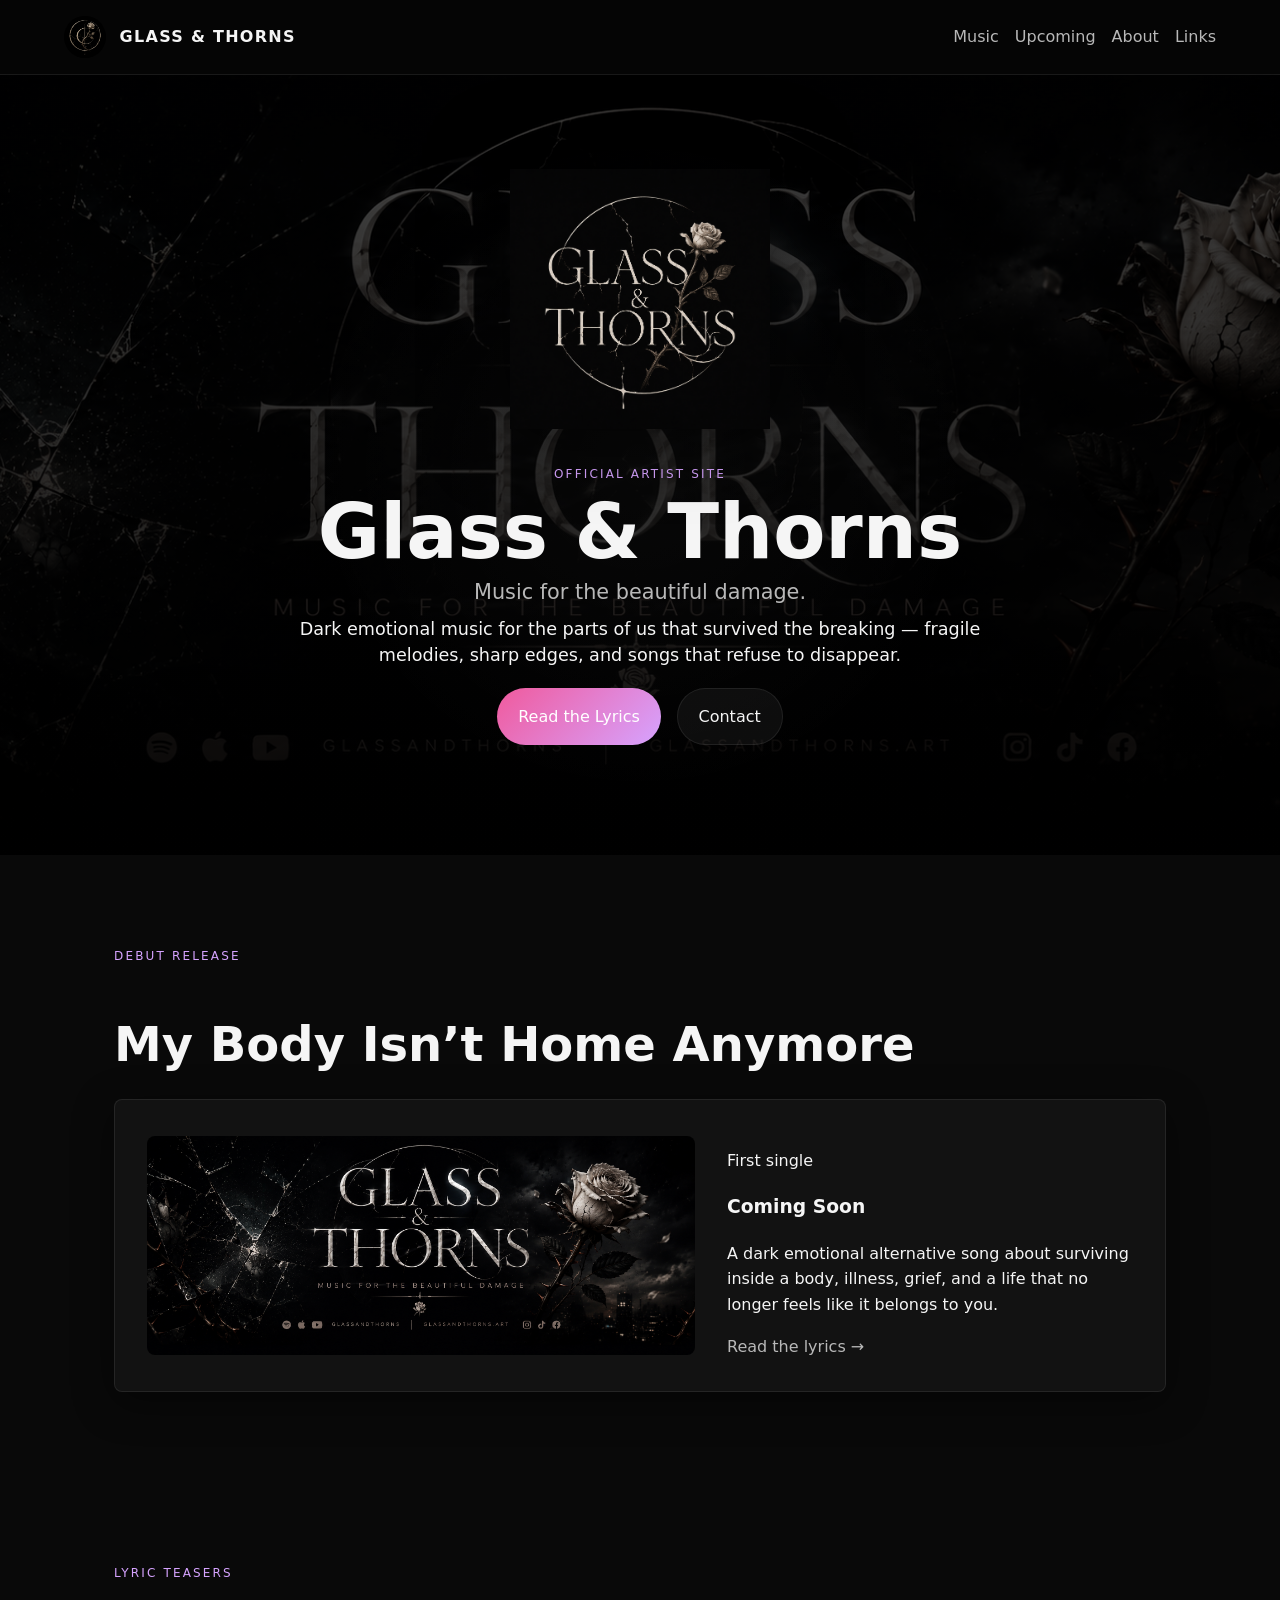
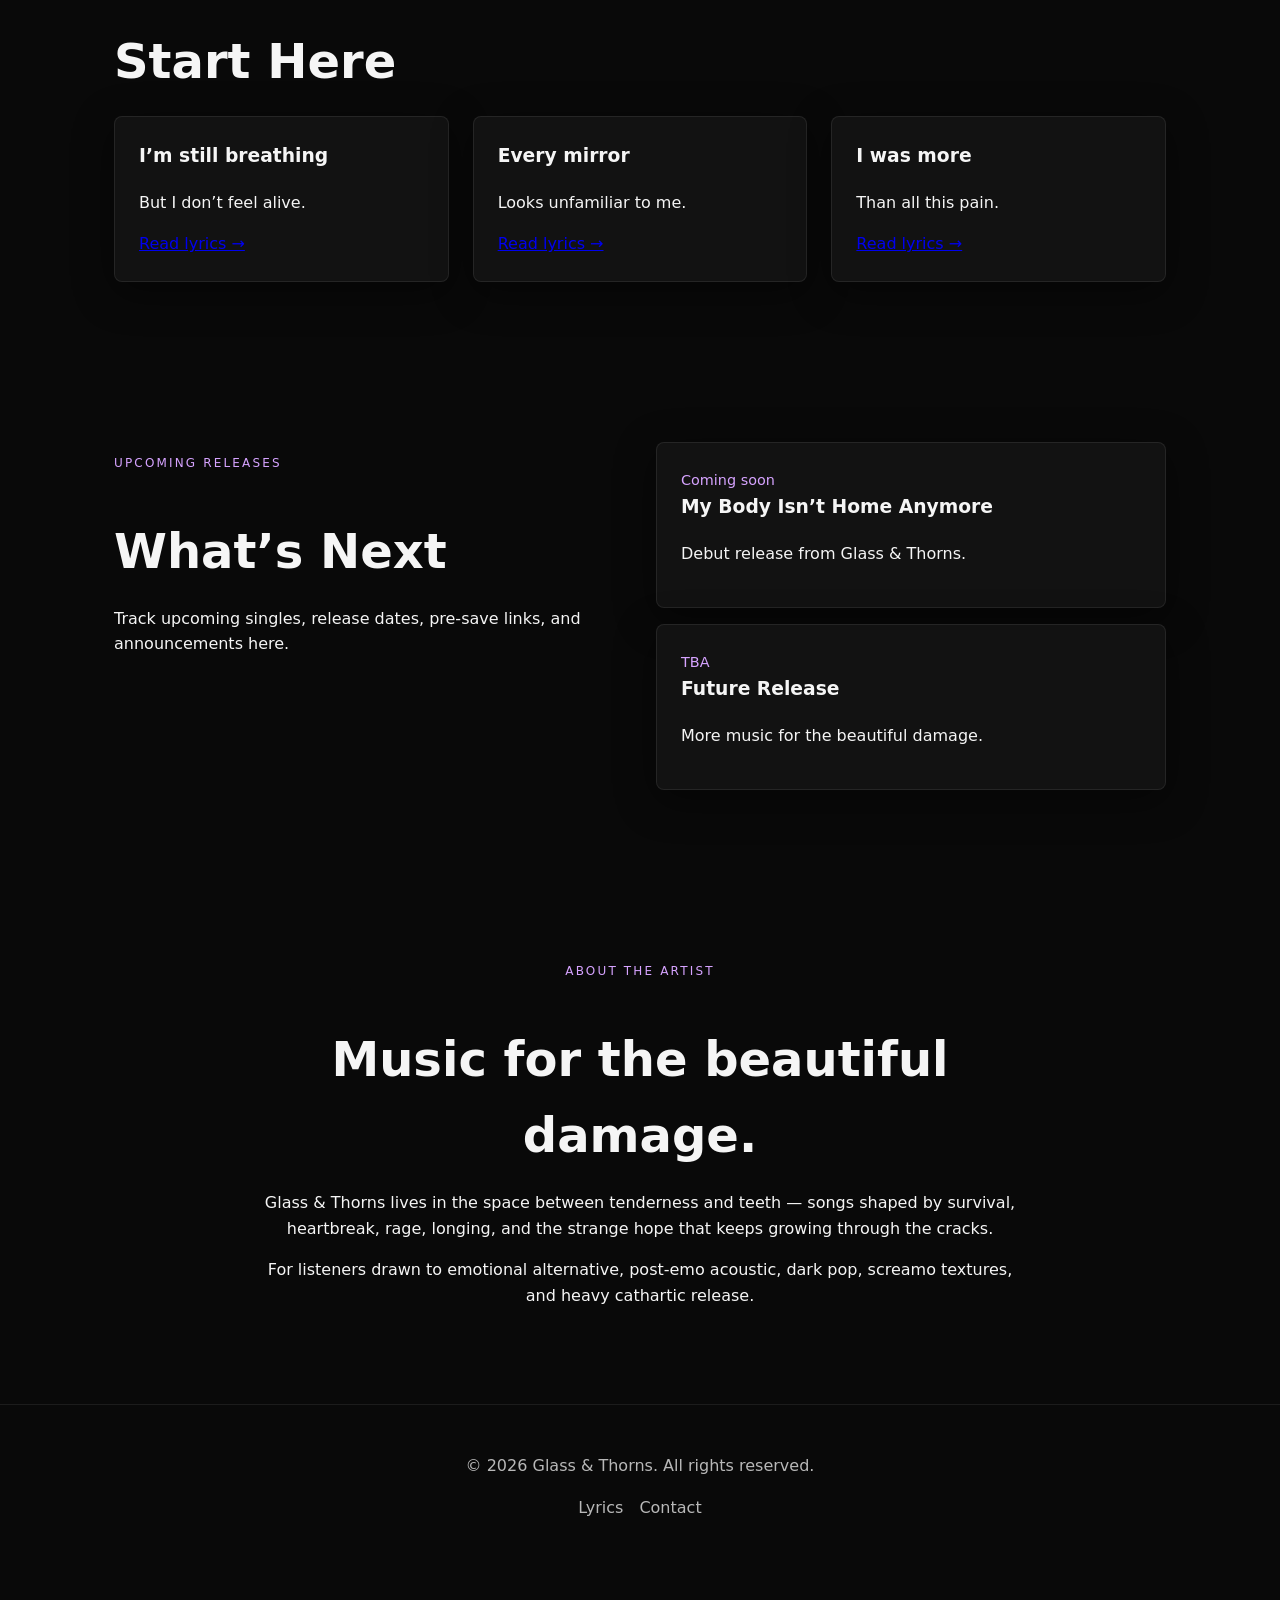
<file: index.html>
<!DOCTYPE html>
<html lang="en">
<head>
  <meta charset="UTF-8" />
  <meta name="viewport" content="width=device-width, initial-scale=1.0" />
  <link rel="canonical" href="https://glassandthorns.art/" />
  <meta name="description" content="Official site for Glass &amp; Thorns — beautiful, dangerous, fragile, and unbroken." />
  <meta property="og:title" content="Glass &amp; Thorns" />
  <meta property="og:description" content="Music for the beautiful damage." />
  <meta property="og:type" content="website" />
  <meta property="og:url" content="https://glassandthorns.art/" />
  <meta property="og:image" content="https://glassandthorns.art/assets/images/glass-and-thorns-cover.png" />
  <title>Glass &amp; Thorns | Official Music Site</title>
  <link rel="icon" href="assets/images/glass-and-thorns-logo.png" />
  <link rel="apple-touch-icon" href="assets/images/glass-and-thorns-logo.png" />
  <link rel="stylesheet" href="styles.css" />
</head>
<body>
  <a class="skip-link" href="#top">Skip to main content</a>
  <header class="site-header">
    <nav class="nav" aria-label="Primary navigation">
      <a class="logo" href="#top" aria-label="Glass &amp; Thorns home">
        <img src="assets/images/glass-and-thorns-logo.png" alt="Glass &amp; Thorns logo" />
        <span>Glass &amp; Thorns</span>
      </a>
      <div class="nav-links">
        <a href="#music">Music</a>
        <a href="#upcoming">Upcoming</a>
        <a href="#about">About</a>
        <a href="#links">Links</a>
      </div>
    </nav>
  </header>

  <main id="top" tabindex="-1">
    <section class="hero">
      <div class="hero-overlay"></div>
      <div class="hero-content section">
        <img class="hero-logo-text" src="assets/images/glass-and-thorns-logo-text.png" alt="Glass &amp; Thorns" />
        <p class="eyebrow">Official artist site</p>
        <h1>Glass &amp; Thorns</h1>
        <p class="tagline">Music for the beautiful damage.</p>
        <p class="intro">
          Dark emotional music for the parts of us that survived the breaking — fragile melodies, sharp edges, and songs that refuse to disappear.
        </p>
        <div class="button-row" id="links" aria-label="Artist links">
          <a class="button primary" href="lyrics/">Read the Lyrics</a>
          <a class="button" href="mailto:glassandthorns@gmail.com">Contact</a>
        </div>
      </div>
    </section>

    <section class="section feature" id="music">
      <div class="section-heading">
        <p class="eyebrow">Debut release</p>
        <h2>My Body Isn’t Home Anymore</h2>
      </div>
      <article class="release-card large-card">
        <img class="cover-art" src="assets/images/glass-and-thorns-cover.png" alt="Glass &amp; Thorns cover art" />
        <div>
          <p class="release-label">First single</p>
          <h3>Coming Soon</h3>
          <p>
            A dark emotional alternative song about surviving inside a body, illness, grief, and a life that no longer feels like it belongs to you.
          </p>
          <a class="text-link" href="lyrics/">Read the lyrics →</a>
        </div>
      </article>
    </section>

    <section class="section">
      <div class="section-heading">
        <p class="eyebrow">Lyric teasers</p>
        <h2>Start Here</h2>
      </div>
      <div class="card-grid">
        <article class="song-card">
          <h3>I’m still breathing</h3>
          <p>But I don’t feel alive.</p>
          <a href="lyrics/">Read lyrics →</a>
        </article>
        <article class="song-card">
          <h3>Every mirror</h3>
          <p>Looks unfamiliar to me.</p>
          <a href="lyrics/">Read lyrics →</a>
        </article>
        <article class="song-card">
          <h3>I was more</h3>
          <p>Than all this pain.</p>
          <a href="lyrics/">Read lyrics →</a>
        </article>
      </div>
    </section>

    <section class="section split" id="upcoming">
      <div>
        <p class="eyebrow">Upcoming releases</p>
        <h2>What’s Next</h2>
        <p>
          Track upcoming singles, release dates, pre-save links, and announcements here.
        </p>
      </div>
      <div class="timeline">
        <article>
          <span class="timeline-date">Coming soon</span>
          <h3>My Body Isn’t Home Anymore</h3>
          <p>Debut release from Glass &amp; Thorns.</p>
        </article>
        <article>
          <span class="timeline-date">TBA</span>
          <h3>Future Release</h3>
          <p>More music for the beautiful damage.</p>
        </article>
      </div>
    </section>

    <section class="section about" id="about">
      <p class="eyebrow">About the artist</p>
      <h2>Music for the beautiful damage.</h2>
      <p>
        Glass &amp; Thorns lives in the space between tenderness and teeth — songs shaped by survival, heartbreak, rage, longing, and the strange hope that keeps growing through the cracks.
      </p>
      <p>
        For listeners drawn to emotional alternative, post-emo acoustic, dark pop, screamo textures, and heavy cathartic release.
      </p>
    </section>
  </main>

  <footer class="site-footer">
    <p>© <span id="year"></span> Glass &amp; Thorns. All rights reserved.</p>
    <p class="footer-links">
      <a href="lyrics/">Lyrics</a>
      <a href="mailto:glassandthorns@gmail.com">Contact</a>
    </p>
  </footer>

  <script>
    document.getElementById('year').textContent = new Date().getFullYear();
  </script>
</body>
</html>
</file>
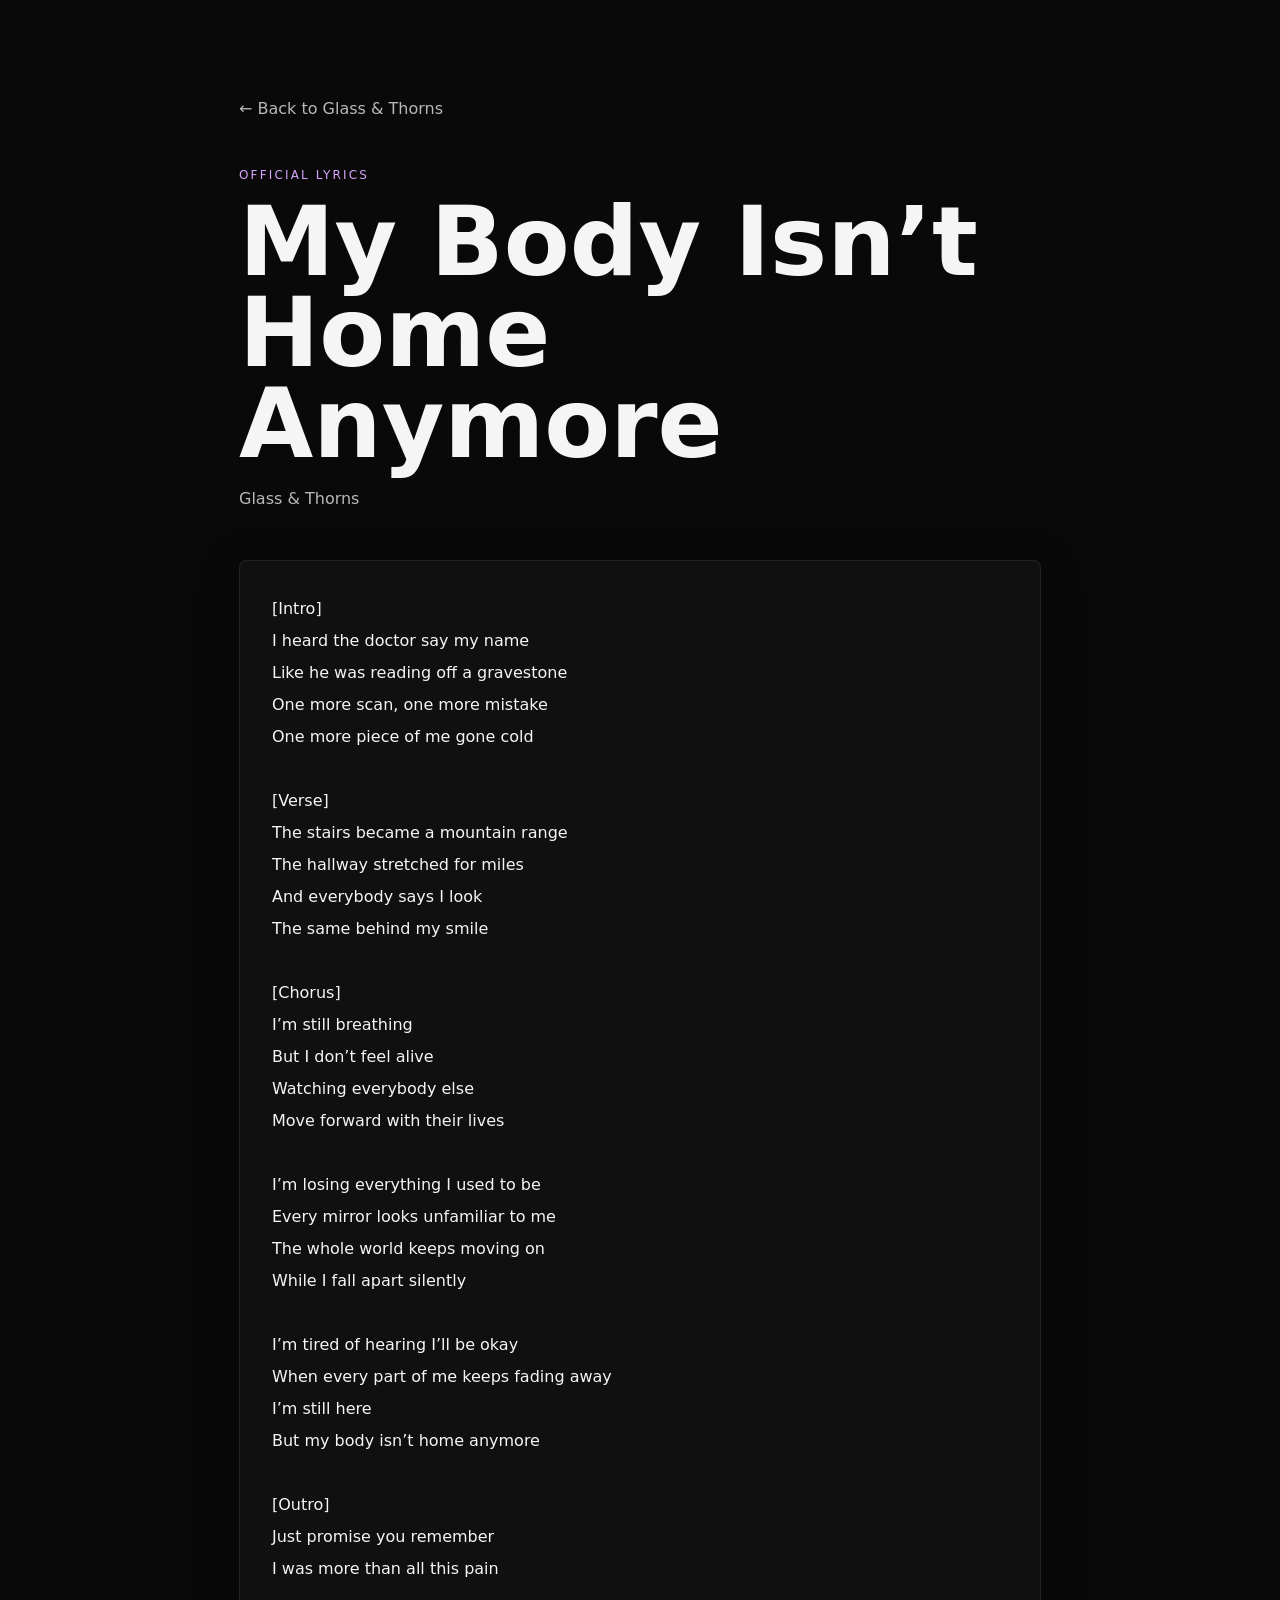
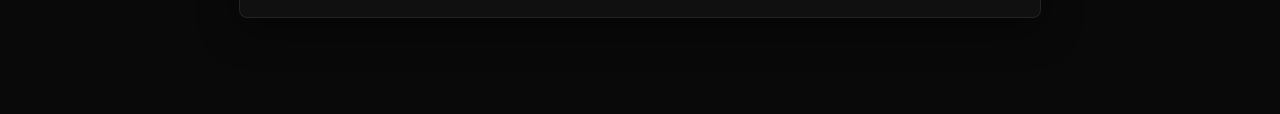
<file: lyrics/index.html>
<!DOCTYPE html>
<html lang="en">
<head>
  <meta charset="UTF-8" />
  <meta name="viewport" content="width=device-width, initial-scale=1.0" />
  <link rel="canonical" href="https://glassandthorns.art/lyrics/" />
  <meta name="description" content="Lyrics for My Body Isn’t Home Anymore by Glass &amp; Thorns." />
  <title>Lyrics | My Body Isn’t Home Anymore</title>
  <link rel="stylesheet" href="../styles.css" />
  <style>
    .lyrics-page {
      max-width: 850px;
      margin: 0 auto;
      padding: 6rem 1.5rem;
    }

    .lyrics-page h1 {
      margin-bottom: 0.5rem;
    }

    .lyrics-subtitle {
      color: var(--muted);
      margin-bottom: 3rem;
    }

    .lyrics-block {
      background: rgba(255,255,255,0.03);
      border: 1px solid var(--border);
      border-radius: 8px;
      padding: 2rem;
      white-space: pre-wrap;
      line-height: 2;
      box-shadow: var(--shadow);
    }

    .back-link {
      display: inline-block;
      margin-bottom: 2rem;
      color: var(--muted);
      text-decoration: none;
    }

    .back-link:hover {
      color: white;
    }
  </style>
</head>
<body>
  <main class="lyrics-page">
    <a class="back-link" href="../index.html">← Back to Glass &amp; Thorns</a>

    <p class="eyebrow">Official Lyrics</p>
    <h1>My Body Isn’t Home Anymore</h1>
    <p class="lyrics-subtitle">Glass &amp; Thorns</p>

    <div class="lyrics-block">[Intro]
I heard the doctor say my name
Like he was reading off a gravestone
One more scan, one more mistake
One more piece of me gone cold

[Verse]
The stairs became a mountain range
The hallway stretched for miles
And everybody says I look
The same behind my smile

[Chorus]
I’m still breathing
But I don’t feel alive
Watching everybody else
Move forward with their lives

I’m losing everything I used to be
Every mirror looks unfamiliar to me
The whole world keeps moving on
While I fall apart silently

I’m tired of hearing I’ll be okay
When every part of me keeps fading away
I’m still here
But my body isn’t home anymore

[Outro]
Just promise you remember
I was more than all this pain</div>
  </main>
</body>
</html>
</file>
<file: styles.css>
:root {
  --bg: #090909;
  --panel: #121212;
  --panel-light: #1a1a1a;
  --text: #f5f5f5;
  --muted: #b8b8b8;
  --accent: #d6a3ff;
  --accent-strong: #f05a9d;
  --border: rgba(255,255,255,0.08);
  --shadow: 0 10px 40px rgba(0,0,0,0.45);
}

* {
  box-sizing: border-box;
}

html {
  scroll-behavior: smooth;
}

body {
  margin: 0;
  background: var(--bg);
  color: var(--text);
  font-family: Inter, system-ui, sans-serif;
  line-height: 1.6;
}

img {
  max-width: 100%;
  height: auto;
}

.site-header {
  position: sticky;
  top: 0;
  z-index: 100;
  backdrop-filter: blur(16px);
  background: rgba(5,5,5,0.75);
  border-bottom: 1px solid var(--border);
}

.nav {
  max-width: 1200px;
  margin: 0 auto;
  padding: 1rem 1.5rem;
  display: flex;
  justify-content: space-between;
  align-items: center;
}

.logo {
  display: flex;
  align-items: center;
  gap: 0.85rem;
  color: var(--text);
  text-decoration: none;
  font-weight: 700;
  letter-spacing: 0.08em;
  text-transform: uppercase;
}

.logo img {
  width: 42px;
  height: 42px;
  border-radius: 50%;
  object-fit: cover;
}

.nav-links {
  display: flex;
  gap: 1rem;
}

.nav-links a,
.footer-links a,
.text-link {
  color: var(--muted);
  text-decoration: none;
  transition: color 0.2s ease;
}

.nav-links a:hover,
.footer-links a:hover,
.text-link:hover {
  color: white;
}

.section {
  max-width: 1100px;
  margin: 0 auto;
  padding: 5rem 1.5rem;
}

.hero {
  position: relative;
  min-height: calc(100vh - 120px);
  min-height: calc(100svh - 120px);
  display: flex;
  align-items: center;
  padding: 1rem 0 2rem;
  background:
    linear-gradient(to bottom, rgba(0,0,0,0.72), rgba(0,0,0,0.92)),
    url('assets/images/glass-and-thorns-cover.png') center center / cover no-repeat;
}

.hero-overlay {
  position: absolute;
  inset: 0;
  background: radial-gradient(circle at center, rgba(255,255,255,0.03), transparent 45%);
}

.hero-content {
  position: relative;
  z-index: 2;
  text-align: center;
  padding-top: clamp(1.5rem, 3vh, 2rem);
  padding-bottom: clamp(1.5rem, 3vh, 2rem);
}

.hero-logo-text {
  width: min(260px, 56vw, 32vh);
  width: min(260px, 56vw, 32svh);
  object-fit: contain;
  margin-bottom: 1rem;
  filter: drop-shadow(0 0 40px rgba(0,0,0,0.6));
}

.eyebrow {
  text-transform: uppercase;
  letter-spacing: 0.18em;
  color: var(--accent);
  font-size: 0.75rem;
}

h1 {
  font-size: clamp(3rem, 8vw, 6rem);
  line-height: 0.95;
  margin: 0.5rem 0 1rem;
}

.hero h1 {
  font-size: clamp(2.75rem, 6vw, 4.75rem);
  margin: 0.35rem 0 0.5rem;
}

h2 {
  font-size: clamp(2rem, 4vw, 3rem);
  margin-bottom: 1rem;
}

.tagline {
  font-size: 1.3rem;
  color: var(--muted);
  margin: 0.5rem 0;
}

.intro {
  font-size: 1.1rem;
  line-height: 1.45;
  max-width: 720px;
  margin: 0 auto;
}

.button-row {
  display: flex;
  flex-wrap: wrap;
  justify-content: center;
  gap: 1rem;
  margin-top: 1.25rem;
}

.button {
  display: inline-flex;
  align-items: center;
  justify-content: center;
  padding: 0.9rem 1.3rem;
  border-radius: 999px;
  border: 1px solid var(--border);
  color: var(--text);
  text-decoration: none;
  background: rgba(255,255,255,0.05);
  transition: transform 0.2s ease, background 0.2s ease;
}

.button:hover {
  transform: translateY(-2px);
  background: rgba(255,255,255,0.1);
}

.button.primary {
  background: linear-gradient(135deg, var(--accent-strong), var(--accent));
  color: white;
  border: none;
}

.release-card,
.song-card,
.timeline article {
  background: var(--panel);
  border: 1px solid var(--border);
  border-radius: 8px;
  box-shadow: var(--shadow);
}

.large-card {
  display: grid;
  grid-template-columns: minmax(320px, 1.35fr) 1fr;
  gap: 2rem;
  align-items: center;
  padding: 2rem;
}

.cover-art {
  width: 100%;
  border-radius: 8px;
  object-fit: contain;
}

.card-grid {
  display: grid;
  grid-template-columns: repeat(auto-fit, minmax(220px, 1fr));
  gap: 1.5rem;
}

.song-card {
  padding: 1.5rem;
}

.song-card h3,
.timeline h3 {
  margin-top: 0;
}

.split {
  display: grid;
  grid-template-columns: 1fr 1fr;
  gap: 2rem;
}

.timeline {
  display: grid;
  gap: 1rem;
}

.timeline article {
  padding: 1.5rem;
}

.timeline-date {
  color: var(--accent);
  font-size: 0.9rem;
}

.about {
  text-align: center;
  max-width: 800px;
}

.site-footer {
  border-top: 1px solid var(--border);
  padding: 2rem 1.5rem 4rem;
  text-align: center;
  color: var(--muted);
}

.footer-links {
  display: flex;
  justify-content: center;
  gap: 1rem;
  flex-wrap: wrap;
}

@media (max-width: 800px) {
  .large-card,
  .split {
    grid-template-columns: 1fr;
  }

  .nav {
    flex-direction: column;
    gap: 1rem;
  }

  .nav-links {
    flex-wrap: wrap;
    justify-content: center;
  }
}

/* Visible focus and keyboard skip link, tuned for the dark visual theme. */
.skip-link {
  position: fixed;
  top: 1rem;
  left: 1rem;
  z-index: 1100;
  padding: .8rem 1rem;
  border-radius: .5rem;
  background: #fff;
  color: #090909;
  font-weight: 700;
  transform: translateY(calc(-100% - 2rem));
}
.skip-link:focus { transform: none; }
:where(a, button, input, select, textarea):focus-visible {
  outline: 3px solid var(--accent);
  outline-offset: 3px;
  box-shadow: 0 0 0 6px #090909;
}
@media (prefers-reduced-motion: reduce) {
  html { scroll-behavior: auto; }
  *, *::before, *::after {
    animation-duration: .01ms !important;
    animation-iteration-count: 1 !important;
    transition-duration: .01ms !important;
    scroll-behavior: auto !important;
  }
}
</file>
